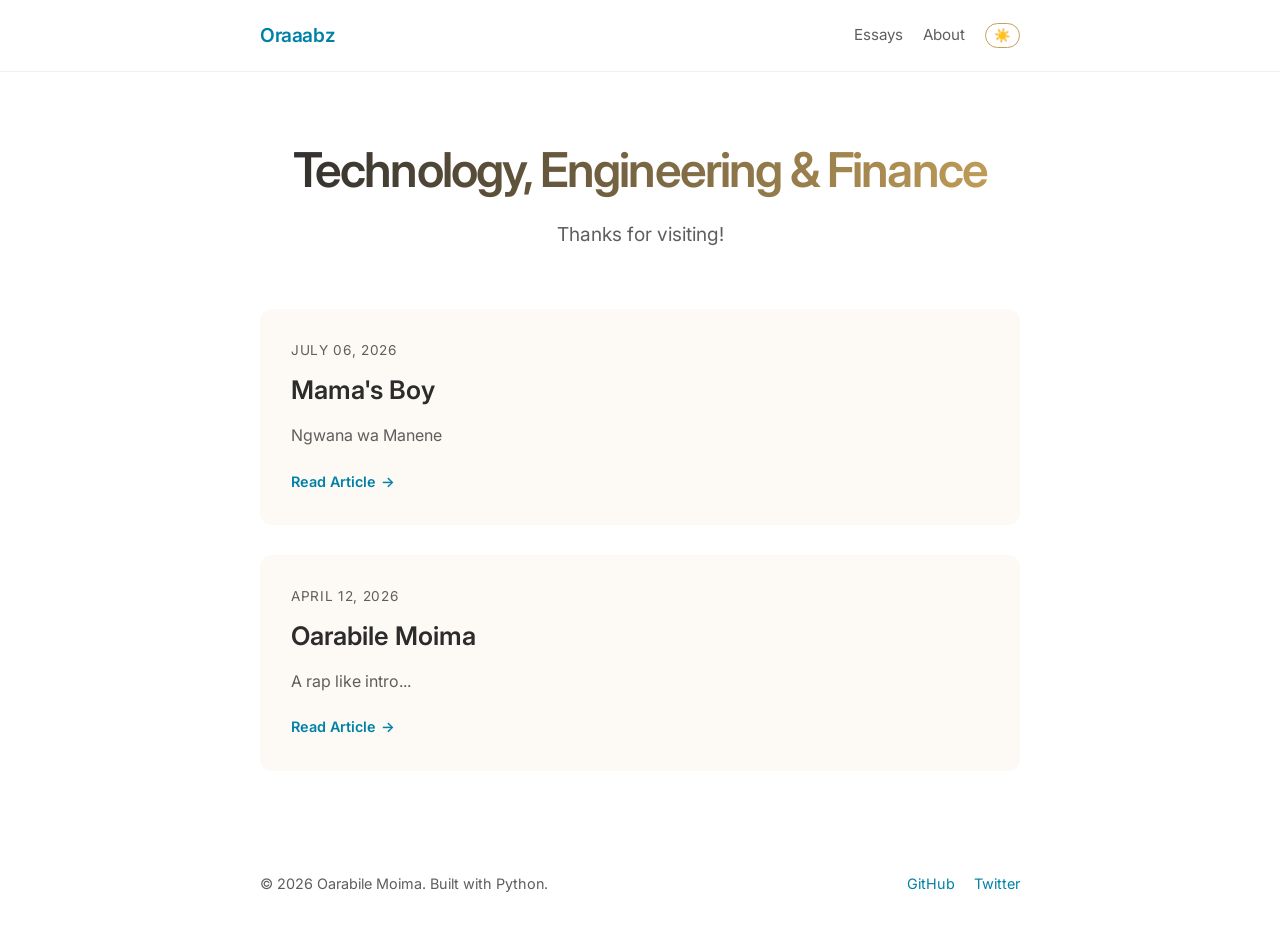
<file: public/index.html>
<!DOCTYPE html>
<html lang="en">

<head>
    <meta charset="UTF-8">
    <meta name="viewport" content="width=device-width, initial-scale=1.0">
    <title>Oraaabz</title>
    <meta name="description" content="Oarabile Moima's public-facing GitHub Pages site.">
    <link
        href="https://fonts.googleapis.com/css2?family=Inter:wght@300;400;600&family=Merriweather:wght@300;400;700&display=swap"
        rel="stylesheet">
    <link rel="stylesheet" href="/static/css/style.css">
    <script>
        // Check for saved dark mode preference or use system preference
        const currentTheme = localStorage.getItem('theme');
        const systemPrefersDark = window.matchMedia('(prefers-color-scheme: dark)').matches;

        if (currentTheme === 'dark' || (!currentTheme && systemPrefersDark)) {
            document.documentElement.setAttribute('data-theme', 'dark');
        } else {
            document.documentElement.setAttribute('data-theme', 'light');
        }
    </script>
</head>

<body>
    <div class="site-wrapper">
        <header class="site-header glassmorphism">
            <div class="container header-inner">
                <a href="/" class="site-title">Oraaabz</a>
                <nav class="site-nav">
                    <a href="/" class="nav-link">Essays</a>
                    <a href="/about.html" class="nav-link">About</a>
                    <button id="theme-toggle" class="theme-toggle-btn" aria-label="Toggle Dark Mode">
                        <span class="sun-icon">☀️</span>
                        <span class="moon-icon">🌙</span>
                    </button>
                </nav>
            </div>
        </header>

        <main class="site-content">
            <div class="container fade-in">
                
<section class="hero-section text-center fade-in delay-1">
    <h1 class="hero-title">Technology, Engineering & Finance</h1>
    <p class="hero-subtitle">Thanks for visiting!</p>
</section>

<section class="posts-grid fade-in delay-2">
    
    <article class="post-card">
        <a href="/posts/mama.html" class="post-card-link">
            <div class="post-card-content">
                <span class="post-meta">July 06, 2026</span>
                <h2 class="post-title">Mama's Boy</h2>
                <p class="post-excerpt">Ngwana wa Manene</p>
                <div class="post-read-more">Read Article <span class="arrow">&rarr;</span></div>
            </div>
        </a>
    </article>
    
    <article class="post-card">
        <a href="/posts/intro.html" class="post-card-link">
            <div class="post-card-content">
                <span class="post-meta">April 12, 2026</span>
                <h2 class="post-title">Oarabile Moima</h2>
                <p class="post-excerpt">A rap like intro...</p>
                <div class="post-read-more">Read Article <span class="arrow">&rarr;</span></div>
            </div>
        </a>
    </article>
    
</section>

            </div>
        </main>

        <footer class="site-footer">
            <div class="container container-footer">
                <p>&copy; 2026 Oarabile Moima. Built with Python.</p>
                <div class="footer-links">
                    <a href="https://github.com/omoima">GitHub</a>
                    <a href="https://twitter.com/oraaabz">Twitter</a>
                </div>
            </div>
        </footer>
    </div>
    <script>
        const themeToggle = document.getElementById('theme-toggle');
        themeToggle.addEventListener('click', () => {
            let theme = document.documentElement.getAttribute('data-theme');
            let newTheme = theme === 'dark' ? 'light' : 'dark';
            document.documentElement.setAttribute('data-theme', newTheme);
            localStorage.setItem('theme', newTheme);
        });
    </script>
</body>

</html>
</file>
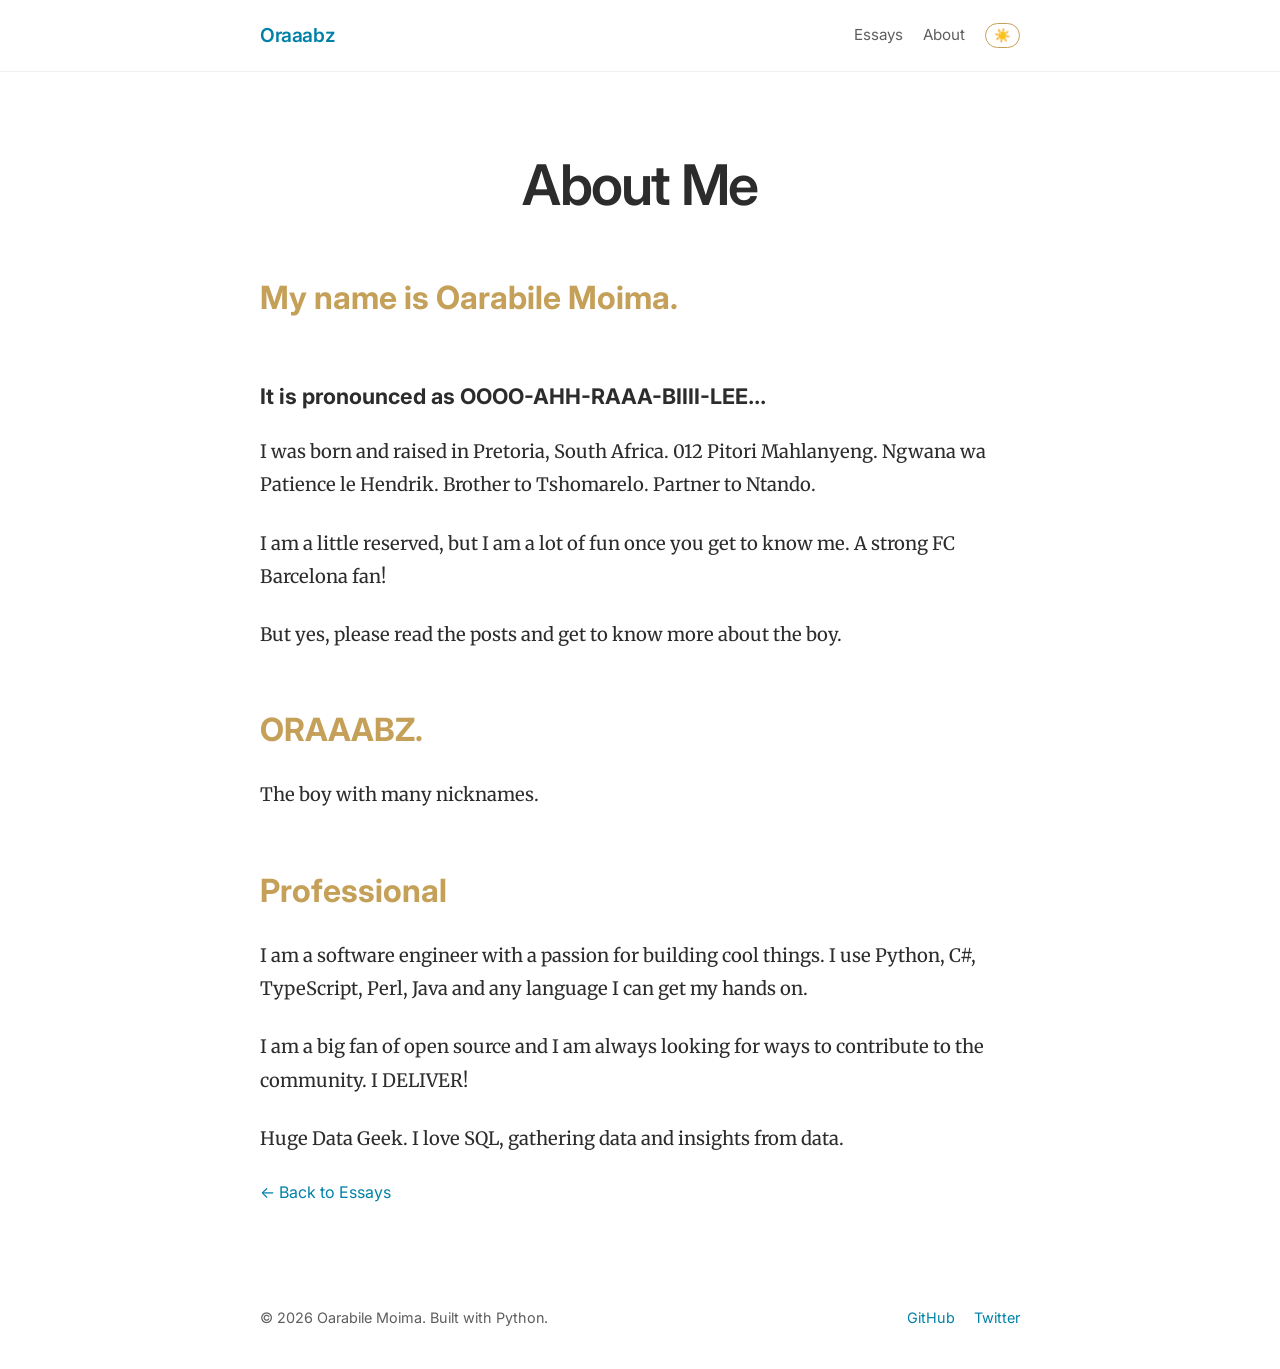
<file: public/about.html>
<!DOCTYPE html>
<html lang="en">

<head>
    <meta charset="UTF-8">
    <meta name="viewport" content="width=device-width, initial-scale=1.0">
    <title>Oraaabz</title>
    <meta name="description" content="Oarabile Moima's public-facing GitHub Pages site.">
    <link
        href="https://fonts.googleapis.com/css2?family=Inter:wght@300;400;600&family=Merriweather:wght@300;400;700&display=swap"
        rel="stylesheet">
    <link rel="stylesheet" href="/static/css/style.css">
    <script>
        // Check for saved dark mode preference or use system preference
        const currentTheme = localStorage.getItem('theme');
        const systemPrefersDark = window.matchMedia('(prefers-color-scheme: dark)').matches;

        if (currentTheme === 'dark' || (!currentTheme && systemPrefersDark)) {
            document.documentElement.setAttribute('data-theme', 'dark');
        } else {
            document.documentElement.setAttribute('data-theme', 'light');
        }
    </script>
</head>

<body>
    <div class="site-wrapper">
        <header class="site-header glassmorphism">
            <div class="container header-inner">
                <a href="/" class="site-title">Oraaabz</a>
                <nav class="site-nav">
                    <a href="/" class="nav-link">Essays</a>
                    <a href="/about.html" class="nav-link">About</a>
                    <button id="theme-toggle" class="theme-toggle-btn" aria-label="Toggle Dark Mode">
                        <span class="sun-icon">☀️</span>
                        <span class="moon-icon">🌙</span>
                    </button>
                </nav>
            </div>
        </header>

        <main class="site-content">
            <div class="container fade-in">
                
<article class="post-full fade-in">
    <header class="post-header text-center">
        <div class="post-meta">
            <span class="post-date"></span>
            
        </div>
        <h1 class="post-title-main">About Me</h1>
        
    </header>

    <div class="post-body">
        <h2>My name is Oarabile Moima.</h2>
<h3>It is pronounced as OOOO-AHH-RAAA-BIIII-LEE...</h3>
<p>I was born and raised in Pretoria, South Africa.
012 Pitori Mahlanyeng.
Ngwana wa Patience le Hendrik.
Brother to Tshomarelo.
Partner to Ntando.</p>
<p>I am a little reserved, but I am a lot of fun once you get to know me.
A strong FC Barcelona fan!</p>
<p>But yes, please read the posts and get to know more about the boy.</p>
<h2>ORAAABZ.</h2>
<p>The boy with many nicknames.</p>
<h2>Professional</h2>
<p>I am a software engineer with a passion for building cool things.
I use Python, C#, TypeScript, Perl, Java and any language I can get my hands on.</p>
<p>I am a big fan of open source and I am always looking for ways to contribute to the community.
I DELIVER!</p>
<p>Huge Data Geek.
I love SQL, gathering data and insights from data.</p>
    </div>
    
    <div class="post-footer">
        <a href="/" class="back-link"><span class="arrow">&larr;</span> Back to Essays</a>
    </div>
</article>

            </div>
        </main>

        <footer class="site-footer">
            <div class="container container-footer">
                <p>&copy; 2026 Oarabile Moima. Built with Python.</p>
                <div class="footer-links">
                    <a href="https://github.com/omoima">GitHub</a>
                    <a href="https://twitter.com/oraaabz">Twitter</a>
                </div>
            </div>
        </footer>
    </div>
    <script>
        const themeToggle = document.getElementById('theme-toggle');
        themeToggle.addEventListener('click', () => {
            let theme = document.documentElement.getAttribute('data-theme');
            let newTheme = theme === 'dark' ? 'light' : 'dark';
            document.documentElement.setAttribute('data-theme', newTheme);
            localStorage.setItem('theme', newTheme);
        });
    </script>
</body>

</html>
</file>
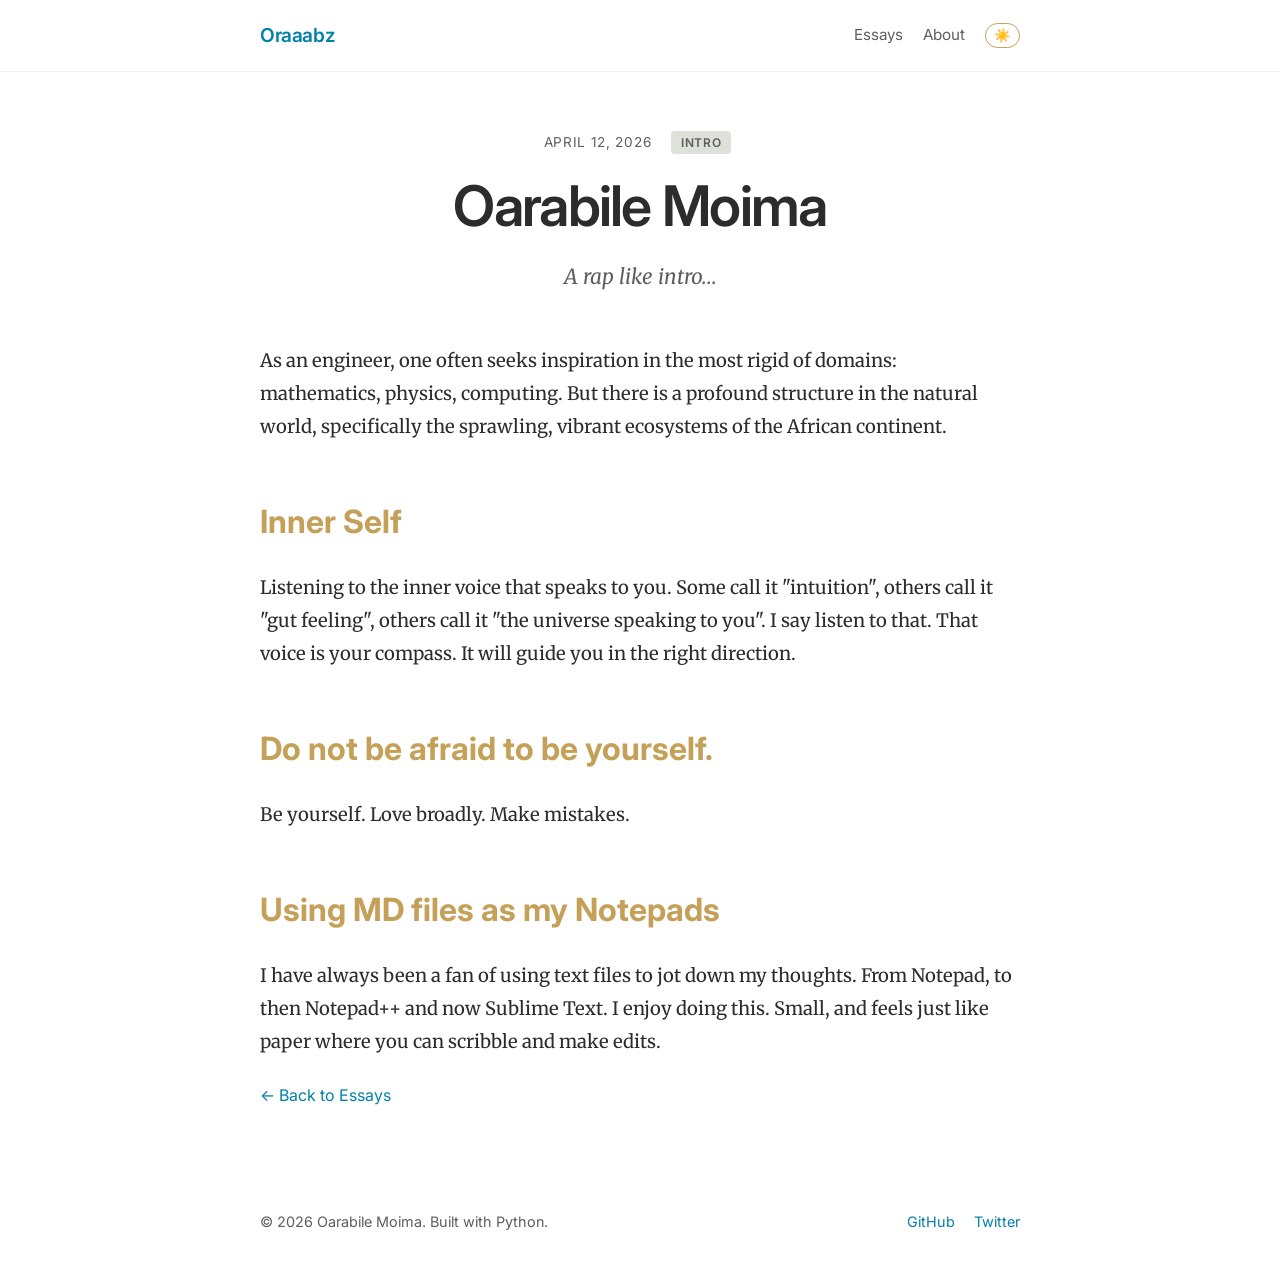
<file: public/posts/intro.html>
<!DOCTYPE html>
<html lang="en">

<head>
    <meta charset="UTF-8">
    <meta name="viewport" content="width=device-width, initial-scale=1.0">
    <title>Oraaabz</title>
    <meta name="description" content="Oarabile Moima's public-facing GitHub Pages site.">
    <link
        href="https://fonts.googleapis.com/css2?family=Inter:wght@300;400;600&family=Merriweather:wght@300;400;700&display=swap"
        rel="stylesheet">
    <link rel="stylesheet" href="/static/css/style.css">
    <script>
        // Check for saved dark mode preference or use system preference
        const currentTheme = localStorage.getItem('theme');
        const systemPrefersDark = window.matchMedia('(prefers-color-scheme: dark)').matches;

        if (currentTheme === 'dark' || (!currentTheme && systemPrefersDark)) {
            document.documentElement.setAttribute('data-theme', 'dark');
        } else {
            document.documentElement.setAttribute('data-theme', 'light');
        }
    </script>
</head>

<body>
    <div class="site-wrapper">
        <header class="site-header glassmorphism">
            <div class="container header-inner">
                <a href="/" class="site-title">Oraaabz</a>
                <nav class="site-nav">
                    <a href="/" class="nav-link">Essays</a>
                    <a href="/about.html" class="nav-link">About</a>
                    <button id="theme-toggle" class="theme-toggle-btn" aria-label="Toggle Dark Mode">
                        <span class="sun-icon">☀️</span>
                        <span class="moon-icon">🌙</span>
                    </button>
                </nav>
            </div>
        </header>

        <main class="site-content">
            <div class="container fade-in">
                
<article class="post-full fade-in">
    <header class="post-header text-center">
        <div class="post-meta">
            <span class="post-date">April 12, 2026</span>
            
            <span class="post-tags-container">
            
                <span class="post-tag">Intro</span>
            
            </span>
            
        </div>
        <h1 class="post-title-main">Oarabile Moima</h1>
        
            <p class="post-subtitle">A rap like intro...</p>
        
    </header>

    <div class="post-body">
        <p>As an engineer, one often seeks inspiration in the most rigid of domains: mathematics, physics, computing. But there is a profound structure in the natural world, specifically the sprawling, vibrant ecosystems of the African continent.</p>
<h2>Inner Self</h2>
<p>Listening to the inner voice that speaks to you.
Some call it "intuition", others call it "gut feeling", others call it "the universe speaking to you".
I say listen to that. That voice is your compass. It will guide you in the right direction.</p>
<h2>Do not be afraid to be yourself.</h2>
<p>Be yourself.
Love broadly.
Make mistakes.</p>
<h2>Using MD files as my Notepads</h2>
<p>I have always been a fan of using text files to jot down my thoughts. 
From Notepad, to then Notepad++ and now Sublime Text.
I enjoy doing this.
Small, and feels just like paper where you can scribble and make edits.</p>
    </div>
    
    <div class="post-footer">
        <a href="/" class="back-link"><span class="arrow">&larr;</span> Back to Essays</a>
    </div>
</article>

            </div>
        </main>

        <footer class="site-footer">
            <div class="container container-footer">
                <p>&copy; 2026 Oarabile Moima. Built with Python.</p>
                <div class="footer-links">
                    <a href="https://github.com/omoima">GitHub</a>
                    <a href="https://twitter.com/oraaabz">Twitter</a>
                </div>
            </div>
        </footer>
    </div>
    <script>
        const themeToggle = document.getElementById('theme-toggle');
        themeToggle.addEventListener('click', () => {
            let theme = document.documentElement.getAttribute('data-theme');
            let newTheme = theme === 'dark' ? 'light' : 'dark';
            document.documentElement.setAttribute('data-theme', newTheme);
            localStorage.setItem('theme', newTheme);
        });
    </script>
</body>

</html>
</file>
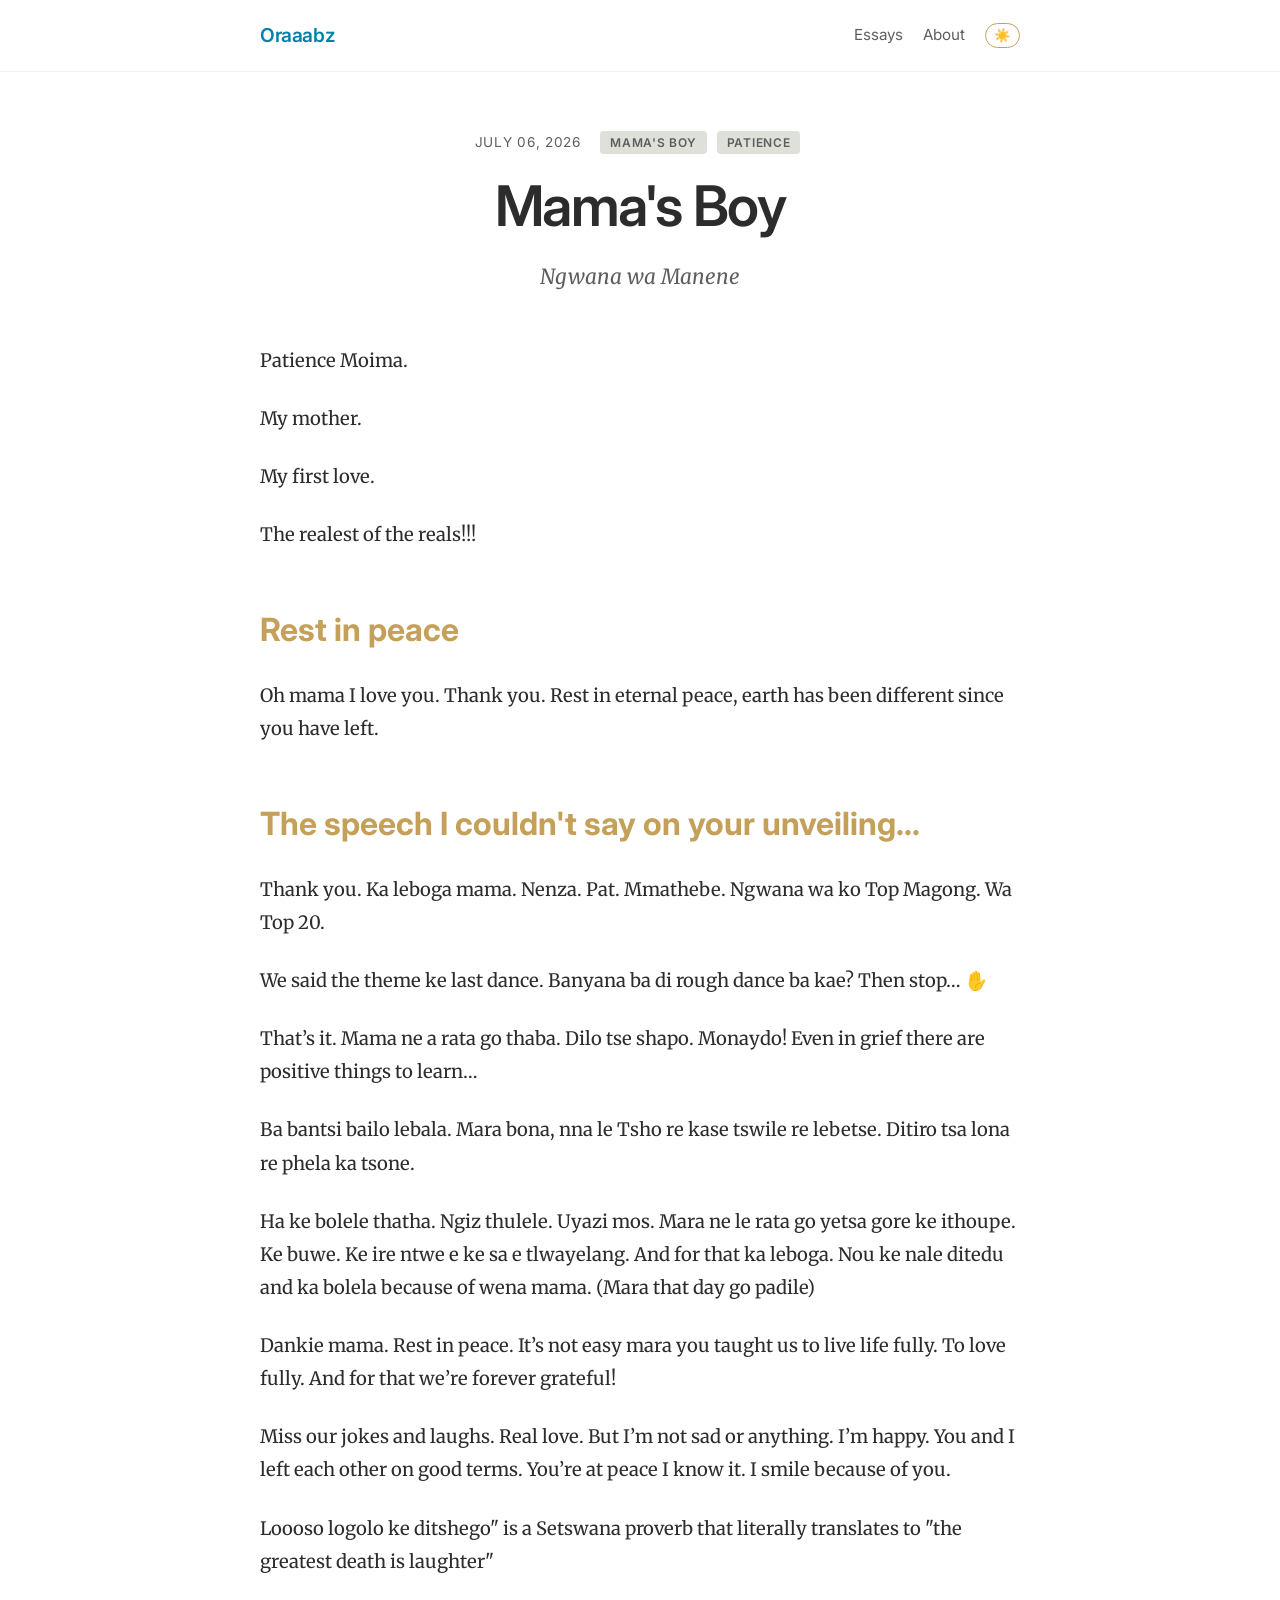
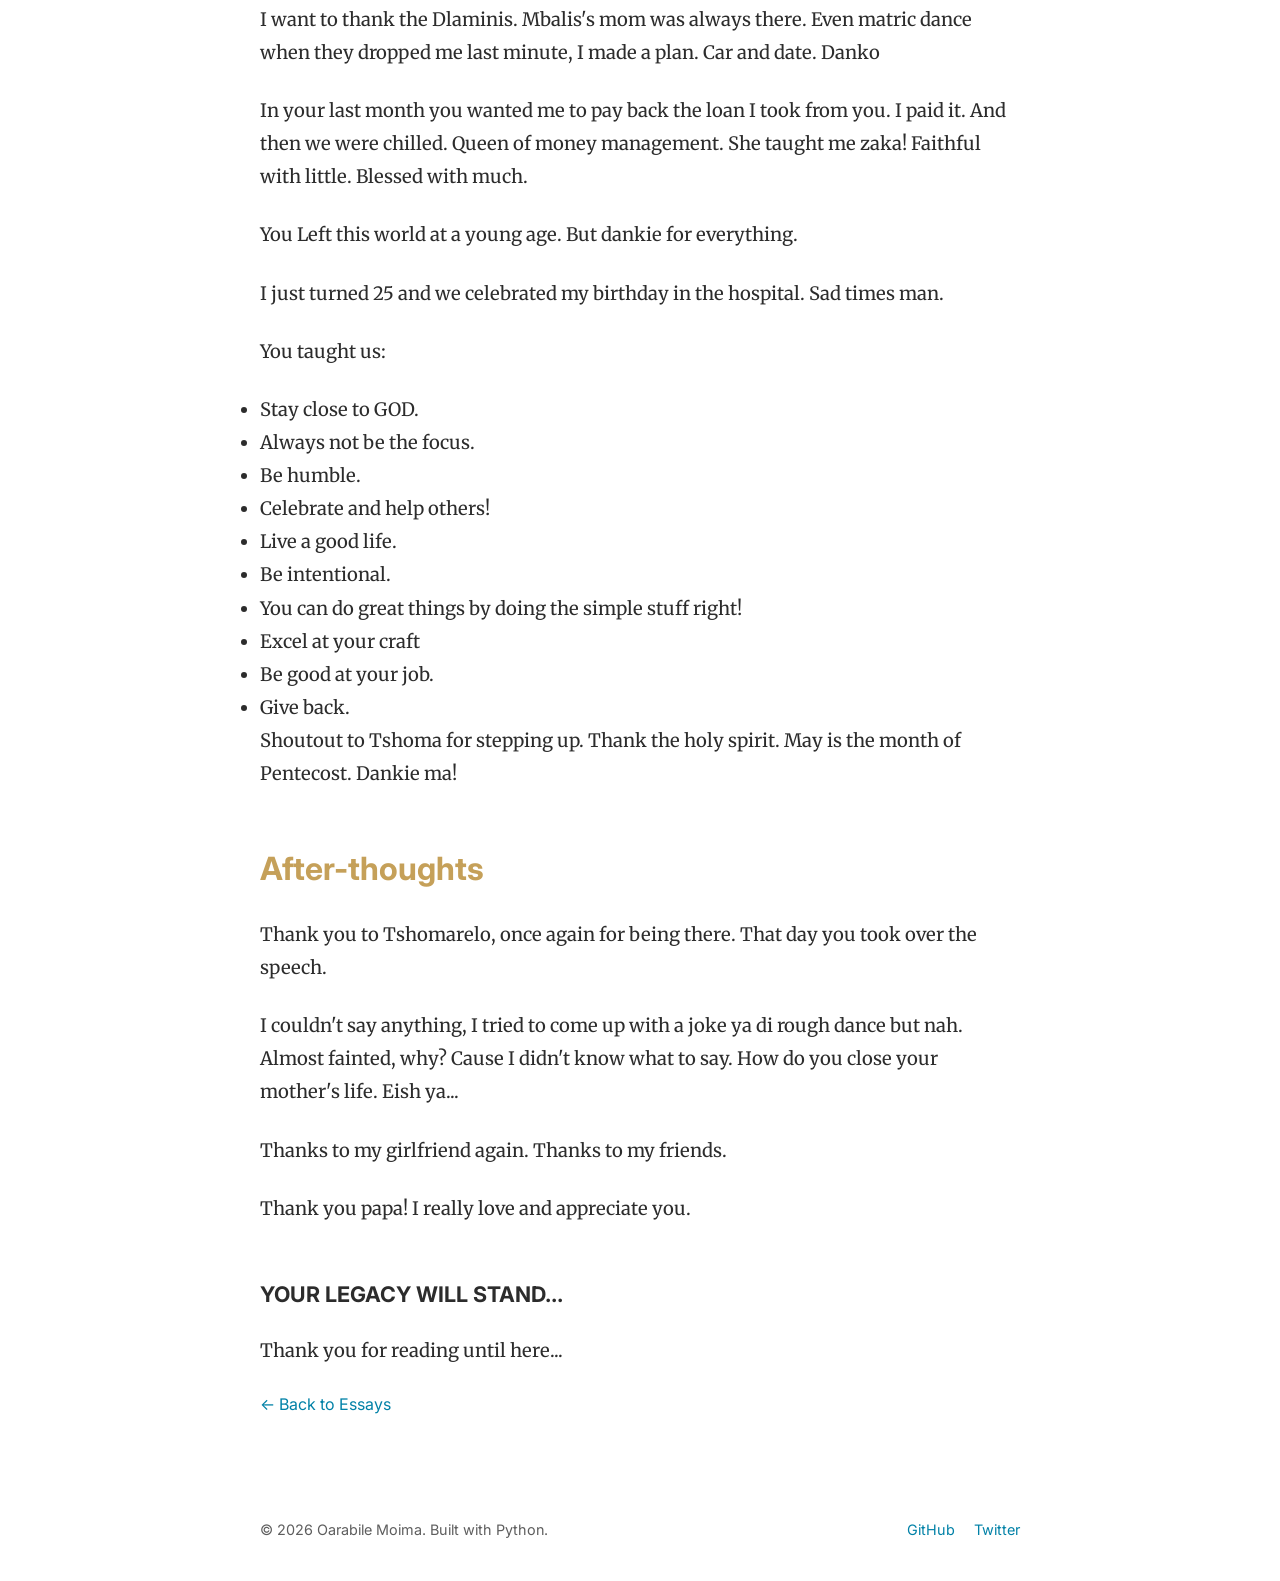
<file: public/posts/mama.html>
<!DOCTYPE html>
<html lang="en">

<head>
    <meta charset="UTF-8">
    <meta name="viewport" content="width=device-width, initial-scale=1.0">
    <title>Oraaabz</title>
    <meta name="description" content="Oarabile Moima's public-facing GitHub Pages site.">
    <link
        href="https://fonts.googleapis.com/css2?family=Inter:wght@300;400;600&family=Merriweather:wght@300;400;700&display=swap"
        rel="stylesheet">
    <link rel="stylesheet" href="/static/css/style.css">
    <script>
        // Check for saved dark mode preference or use system preference
        const currentTheme = localStorage.getItem('theme');
        const systemPrefersDark = window.matchMedia('(prefers-color-scheme: dark)').matches;

        if (currentTheme === 'dark' || (!currentTheme && systemPrefersDark)) {
            document.documentElement.setAttribute('data-theme', 'dark');
        } else {
            document.documentElement.setAttribute('data-theme', 'light');
        }
    </script>
</head>

<body>
    <div class="site-wrapper">
        <header class="site-header glassmorphism">
            <div class="container header-inner">
                <a href="/" class="site-title">Oraaabz</a>
                <nav class="site-nav">
                    <a href="/" class="nav-link">Essays</a>
                    <a href="/about.html" class="nav-link">About</a>
                    <button id="theme-toggle" class="theme-toggle-btn" aria-label="Toggle Dark Mode">
                        <span class="sun-icon">☀️</span>
                        <span class="moon-icon">🌙</span>
                    </button>
                </nav>
            </div>
        </header>

        <main class="site-content">
            <div class="container fade-in">
                
<article class="post-full fade-in">
    <header class="post-header text-center">
        <div class="post-meta">
            <span class="post-date">July 06, 2026</span>
            
            <span class="post-tags-container">
            
                <span class="post-tag">Mama's Boy</span>
            
                <span class="post-tag">Patience</span>
            
            </span>
            
        </div>
        <h1 class="post-title-main">Mama's Boy</h1>
        
            <p class="post-subtitle">Ngwana wa Manene</p>
        
    </header>

    <div class="post-body">
        <p>Patience Moima.</p>
<p>My mother.</p>
<p>My first love.</p>
<p>The realest of the reals!!! </p>
<h2>Rest in peace</h2>
<p>Oh mama I love you. Thank you.
Rest in eternal peace, earth has been different since you have left.</p>
<h2>The speech I couldn't say on your unveiling...</h2>
<p>Thank you.
Ka leboga mama.
Nenza. Pat. Mmathebe.
Ngwana wa ko Top Magong. Wa Top 20.</p>
<p>We said the theme ke last dance.
Banyana ba di rough dance ba kae? Then stop… ✋ </p>
<p>That’s it. Mama ne a rata go thaba.
Dilo tse shapo. Monaydo!
Even in grief there are positive things to learn…</p>
<p>Ba bantsi bailo lebala.
Mara bona, nna le Tsho re kase tswile re lebetse.
Ditiro tsa lona re phela ka tsone.</p>
<p>Ha ke bolele thatha.
Ngiz thulele. Uyazi mos.
Mara ne le rata go yetsa gore ke ithoupe.
Ke buwe. Ke ire ntwe e ke sa e tlwayelang.
And for that ka leboga.
Nou ke nale ditedu and ka bolela because of wena mama. (Mara that day go padile)</p>
<p>Dankie mama.
Rest in peace.
It’s not easy mara you taught us to live life fully. To love fully. 
And for that we’re forever grateful!</p>
<p>Miss our jokes and laughs.
Real love. 
But I’m not sad or anything.
I’m happy.
You and I left each other on good terms.
You’re at peace I know it.
I smile because of you.</p>
<p>Loooso logolo ke ditshego" is a Setswana proverb that literally translates to "the greatest death is laughter"</p>
<p>I want to thank the Dlaminis.
Mbalis's mom was always there.
Even matric dance when they dropped me last minute, I made a plan.
Car and date. 
Danko</p>
<p>In your last month you wanted me to pay back the loan I took from you.
I paid it. And then we were chilled.
Queen of money management.
She taught me zaka!
Faithful with little.
Blessed with much.</p>
<p>You Left this world at a young age.
But dankie for everything.</p>
<p>I just turned 25 and we celebrated my birthday in the hospital.
Sad times man.</p>
<p>You taught us:</p>
<ul>
<li>Stay close to GOD.</li>
<li>Always not be the focus.</li>
<li>Be humble.</li>
<li>Celebrate and help others!</li>
<li>Live a good life.</li>
<li>Be intentional.</li>
<li>You can do great things by doing the simple stuff right!</li>
<li>Excel at your craft</li>
<li>Be good at your job.</li>
<li>Give back.</li>
</ul>
<p>Shoutout to Tshoma for stepping up.
Thank the holy spirit.
May is the month of Pentecost.
Dankie ma!</p>
<h2>After-thoughts</h2>
<p>Thank you to Tshomarelo, once again for being there.
That day you took over the speech.</p>
<p>I couldn't say anything, I tried to come up with a joke ya di rough dance but nah.
Almost fainted, why?
Cause I didn't know what to say.
How do you close your mother's life. Eish ya...</p>
<p>Thanks to my girlfriend again.
Thanks to my friends.</p>
<p>Thank you papa!
I really love and appreciate you.</p>
<h3>YOUR LEGACY WILL STAND...</h3>
<p>Thank you for reading until here...</p>
    </div>
    
    <div class="post-footer">
        <a href="/" class="back-link"><span class="arrow">&larr;</span> Back to Essays</a>
    </div>
</article>

            </div>
        </main>

        <footer class="site-footer">
            <div class="container container-footer">
                <p>&copy; 2026 Oarabile Moima. Built with Python.</p>
                <div class="footer-links">
                    <a href="https://github.com/omoima">GitHub</a>
                    <a href="https://twitter.com/oraaabz">Twitter</a>
                </div>
            </div>
        </footer>
    </div>
    <script>
        const themeToggle = document.getElementById('theme-toggle');
        themeToggle.addEventListener('click', () => {
            let theme = document.documentElement.getAttribute('data-theme');
            let newTheme = theme === 'dark' ? 'light' : 'dark';
            document.documentElement.setAttribute('data-theme', newTheme);
            localStorage.setItem('theme', newTheme);
        });
    </script>
</body>

</html>
</file>
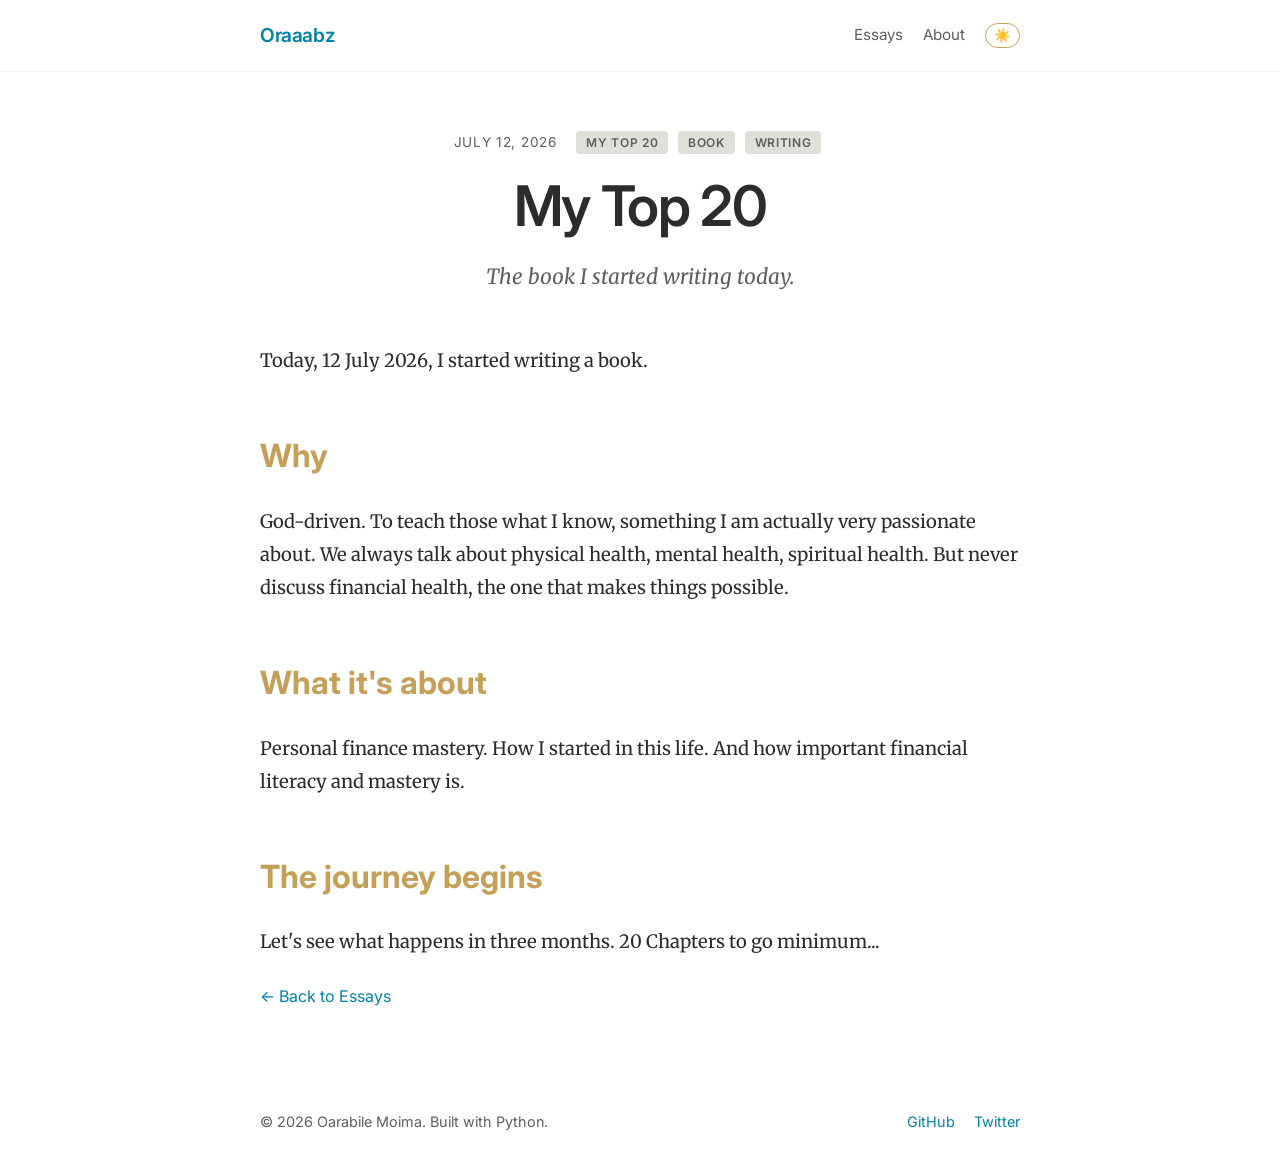
<file: public/posts/my-top-20.html>
<!DOCTYPE html>
<html lang="en">

<head>
    <meta charset="UTF-8">
    <meta name="viewport" content="width=device-width, initial-scale=1.0">
    <title>Oraaabz</title>
    <meta name="description" content="Oarabile Moima's public-facing GitHub Pages site.">
    <link
        href="https://fonts.googleapis.com/css2?family=Inter:wght@300;400;600&family=Merriweather:wght@300;400;700&display=swap"
        rel="stylesheet">
    <link rel="stylesheet" href="/static/css/style.css">
    <script>
        // Check for saved dark mode preference or use system preference
        const currentTheme = localStorage.getItem('theme');
        const systemPrefersDark = window.matchMedia('(prefers-color-scheme: dark)').matches;

        if (currentTheme === 'dark' || (!currentTheme && systemPrefersDark)) {
            document.documentElement.setAttribute('data-theme', 'dark');
        } else {
            document.documentElement.setAttribute('data-theme', 'light');
        }
    </script>
</head>

<body>
    <div class="site-wrapper">
        <header class="site-header glassmorphism">
            <div class="container header-inner">
                <a href="/" class="site-title">Oraaabz</a>
                <nav class="site-nav">
                    <a href="/" class="nav-link">Essays</a>
                    <a href="/about.html" class="nav-link">About</a>
                    <button id="theme-toggle" class="theme-toggle-btn" aria-label="Toggle Dark Mode">
                        <span class="sun-icon">☀️</span>
                        <span class="moon-icon">🌙</span>
                    </button>
                </nav>
            </div>
        </header>

        <main class="site-content">
            <div class="container fade-in">
                
<article class="post-full fade-in">
    <header class="post-header text-center">
        <div class="post-meta">
            <span class="post-date">July 12, 2026</span>
            
            <span class="post-tags-container">
            
                <span class="post-tag">My Top 20</span>
            
                <span class="post-tag">Book</span>
            
                <span class="post-tag">Writing</span>
            
            </span>
            
        </div>
        <h1 class="post-title-main">My Top 20</h1>
        
            <p class="post-subtitle">The book I started writing today.</p>
        
    </header>

    <div class="post-body">
        <p>Today, 12 July 2026, I started writing a book.</p>
<h2>Why</h2>
<p>God-driven. To teach those what I know, something I am actually very passionate about. We always talk about physical health, mental health, spiritual health. But never discuss financial health, the one that makes things possible.</p>
<h2>What it's about</h2>
<p>Personal finance mastery. How I started in this life. And how important financial literacy and mastery is. </p>
<h2>The journey begins</h2>
<p>Let's see what happens in three months. 20 Chapters to go minimum...</p>
    </div>
    
    <div class="post-footer">
        <a href="/" class="back-link"><span class="arrow">&larr;</span> Back to Essays</a>
    </div>
</article>

            </div>
        </main>

        <footer class="site-footer">
            <div class="container container-footer">
                <p>&copy; 2026 Oarabile Moima. Built with Python.</p>
                <div class="footer-links">
                    <a href="https://github.com/omoima">GitHub</a>
                    <a href="https://twitter.com/oraaabz">Twitter</a>
                </div>
            </div>
        </footer>
    </div>
    <script>
        const themeToggle = document.getElementById('theme-toggle');
        themeToggle.addEventListener('click', () => {
            let theme = document.documentElement.getAttribute('data-theme');
            let newTheme = theme === 'dark' ? 'light' : 'dark';
            document.documentElement.setAttribute('data-theme', newTheme);
            localStorage.setItem('theme', newTheme);
        });
    </script>
</body>

</html>
</file>
<file: static/css/style.css>
:root {
    /* Color Palette: Oraaabz Natural Light Theme */
    --bg-primary: #ffffff;          /* White Background */
    --bg-secondary: #fdfaf5;        /* Very light cream */
    --text-primary: #2c2c2c;        /* Soft Black */
    --text-secondary: #5e5e5e;      /* Soft Grey */
    --accent-gold: #c5a059;         /* Gold Accent */
    --accent-blue: #0081a7;         /* Caribbean Blue */
    --accent-terracotta: var(--accent-blue); /* Defaulting terracotta references to blue */
    
    --header-bg: rgba(255, 255, 255, 0.8);
    --border-color: rgba(0, 0, 0, 0.05);
    
    --font-ui: 'Inter', sans-serif;
    --font-reading: 'Merriweather', serif;
    --font-code: 'Menlo', 'Monaco', 'Courier New', monospace;
    
    --transition: all 0.3s cubic-bezier(0.25, 0.8, 0.25, 1);
}

[data-theme="dark"] {
    --bg-primary: #121010;
    --bg-secondary: #1f1b1a;
    --text-primary: #e8dfcd;
    --text-secondary: #9c9586;
    --accent-gold: #d4a350;
    --accent-blue: #48cae4;
    --accent-terracotta: var(--accent-blue);
    
    --header-bg: rgba(18, 16, 16, 0.8);
    --border-color: rgba(255, 255, 255, 0.05);
}

* {
    margin: 0;
    padding: 0;
    box-sizing: border-box;
}

body {
    background-color: var(--bg-primary);
    color: var(--text-primary);
    font-family: var(--font-ui);
    line-height: 1.6;
    -webkit-font-smoothing: antialiased;
}

a {
    color: var(--accent-terracotta);
    text-decoration: none;
    transition: var(--transition);
}

a:hover {
    color: var(--accent-gold);
}

.container {
    max-width: 800px;
    margin: 0 auto;
    padding: 0 20px;
}

/* Header & Glassmorphism */
.site-header {
    position: sticky;
    top: 0;
    z-index: 100;
    padding: 20px 0;
    border-bottom: 1px solid var(--border-color);
}

.glassmorphism {
    background: var(--header-bg);
    backdrop-filter: blur(12px);
    -webkit-backdrop-filter: blur(12px);
}

.header-inner {
    display: flex;
    justify-content: space-between;
    align-items: center;
}

.theme-toggle-btn {
    background: none;
    border: 1px solid var(--accent-gold);
    color: var(--text-primary);
    cursor: pointer;
    padding: 4px 8px;
    border-radius: 20px;
    display: flex;
    align-items: center;
    justify-content: center;
    transition: var(--transition);
}

.theme-toggle-btn:hover {
    background-color: var(--accent-gold);
    color: white;
}

[data-theme="light"] .moon-icon { display: none; }
[data-theme="dark"] .sun-icon { display: none; }

.site-title {
    font-size: 1.2rem;
    font-weight: 600;
    color: var(--accent-blue);
    letter-spacing: -0.02em;
}

.site-title .accent {
    color: var(--accent-terracotta);
}

.site-nav {
    display: flex;
    gap: 20px;
}

.nav-link {
    color: var(--text-secondary);
    font-size: 0.95rem;
}

.nav-link:hover {
    color: var(--text-primary);
}

/* Content & Hero */
.site-content {
    min-height: 80vh;
    padding: 60px 0;
}

.text-center {
    text-align: center;
}

.hero-section {
    margin-bottom: 60px;
}

.hero-title {
    font-size: 3rem;
    font-weight: 600;
    letter-spacing: -0.04em;
    margin-bottom: 10px;
    background: linear-gradient(90deg, var(--text-primary), var(--accent-gold));
    -webkit-background-clip: text;
    -webkit-text-fill-color: transparent;
}

.hero-subtitle {
    color: var(--text-secondary);
    font-size: 1.2rem;
}

/* Posts Grid */
.posts-grid {
    display: flex;
    flex-direction: column;
    gap: 30px;
}

.post-card {
    background: var(--bg-secondary);
    border-radius: 12px;
    border: 1px solid rgba(255, 255, 255, 0.03);
    overflow: hidden;
    transition: var(--transition);
}

.post-card:hover {
    transform: translateY(-4px);
    box-shadow: 0 10px 30px rgba(0, 0, 0, 0.3);
    border-color: rgba(196, 88, 59, 0.3); /* Terracotta subtle border */
}

.post-card-link {
    display: block;
    color: inherit;
}

.post-card-link:hover {
    color: inherit;
}

.post-card-content {
    padding: 30px;
}

.post-meta {
    font-size: 0.85rem;
    color: var(--text-secondary);
    text-transform: uppercase;
    letter-spacing: 0.05em;
    margin-bottom: 8px;
    display: block;
}

.post-title {
    font-size: 1.6rem;
    margin-bottom: 12px;
    font-weight: 600;
}

.post-excerpt {
    color: var(--text-secondary);
    margin-bottom: 20px;
}

.post-read-more {
    font-weight: 600;
    color: var(--accent-terracotta);
    font-size: 0.9rem;
    display: inline-flex;
    align-items: center;
}

.post-read-more .arrow {
    margin-left: 5px;
    transition: transform 0.2s ease;
}

.post-card:hover .arrow {
    transform: translateX(4px);
}

/* Single Post View */
.post-full {
    background: transparent;
}

.post-header {
    margin-bottom: 50px;
}

.post-title-main {
    font-size: 3.5rem;
    font-weight: 600;
    line-height: 1.2;
    margin: 20px 0;
    letter-spacing: -0.03em;
}

.post-tags-container {
    margin-left: 15px;
}

.post-tag {
    background: rgba(84, 106, 71, 0.2); /* Olive transparent */
    color: var(--accent-olive);
    padding: 4px 10px;
    border-radius: 4px;
    font-size: 0.75rem;
    font-weight: 600;
    margin-right: 5px;
}

.post-subtitle {
    font-size: 1.3rem;
    color: var(--text-secondary);
    font-family: var(--font-reading);
    font-style: italic;
}

.post-body {
    font-family: var(--font-reading);
    font-size: 1.15rem;
    line-height: 1.8;
}

.post-body p {
    margin-bottom: 25px;
}

.post-body h2, .post-body h3 {
    font-family: var(--font-ui);
    margin-top: 50px;
    margin-bottom: 20px;
}

.post-body h2 {
    font-size: 2rem;
    color: var(--accent-gold);
}

/* Code Highlighting */
.post-body pre {
    background: var(--mahogany) !important;
    padding: 20px;
    border-radius: 8px;
    overflow-x: auto;
    margin-bottom: 25px;
    font-family: var(--font-code);
    font-size: 0.9rem;
    border: 1px solid rgba(255,255,255,0.05);
}

.post-body code {
    background: rgba(255,255,255,0.1);
    padding: 2px 5px;
    border-radius: 3px;
    font-family: var(--font-code);
    font-size: 0.9em;
}

.post-body pre code {
    background: transparent;
    padding: 0;
}

/* Animations */
.fade-in {
    opacity: 0;
    animation: fadeIn 0.8s ease forwards;
}

.delay-1 {
    animation-delay: 0.1s;
}

.delay-2 {
    animation-delay: 0.2s;
}

@keyframes fadeIn {
    from {
        opacity: 0;
        transform: translateY(10px);
    }
    to {
        opacity: 1;
        transform: translateY(0);
    }
}

/* Footer */
.site-footer {
    padding: 40px 0;
    border-top: 1px solid rgba(255,255,255,0.05);
    text-align: center;
    color: var(--text-secondary);
    font-size: 0.9rem;
}

.container-footer {
    display: flex;
    justify-content: space-between;
    align-items: center;
}

.footer-links a {
    margin-left: 15px;
}

/* Syntax Highlight Colors (Pygments default override) */
.codehilite .k { color: var(--accent-terracotta); font-weight: bold; } /* Keyword */
.codehilite .s { color: var(--accent-gold); } /* String */
.codehilite .c { color: var(--text-secondary); font-style: italic; } /* Comment */
</file>
